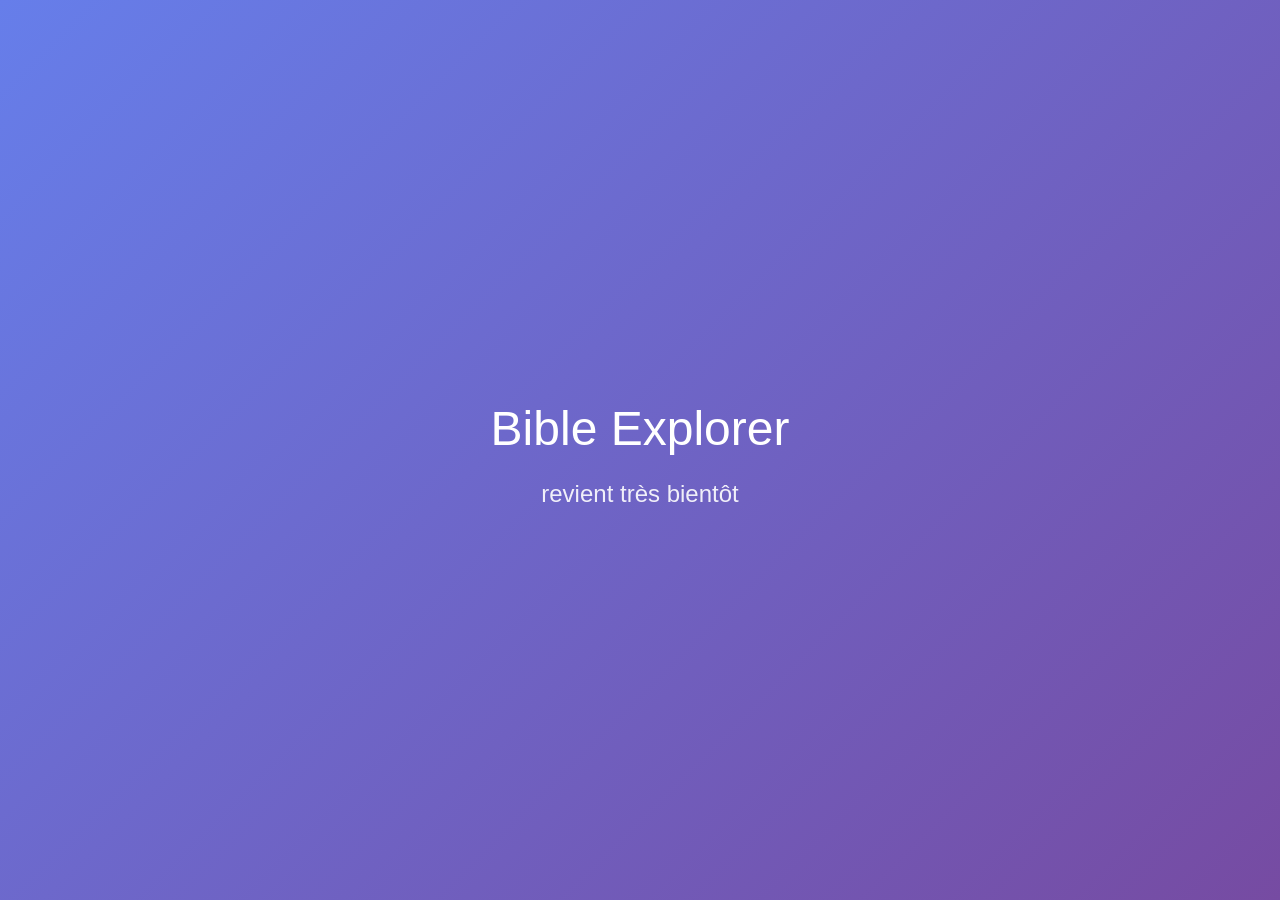
<file: index.html>
<!DOCTYPE html>
<html lang="fr">
<head>
    <meta charset="UTF-8">
    <meta name="viewport" content="width=device-width, initial-scale=1.0">
    <title>Bible Explorer</title>
    <style>
        body {
            font-family: -apple-system, BlinkMacSystemFont, 'Segoe UI', Roboto, Oxygen, Ubuntu, Cantarell, sans-serif;
            display: flex;
            justify-content: center;
            align-items: center;
            min-height: 100vh;
            margin: 0;
            background: linear-gradient(135deg, #667eea 0%, #764ba2 100%);
            color: white;
        }
        .container {
            text-align: center;
            padding: 2rem;
        }
        h1 {
            font-size: 3rem;
            margin-bottom: 1rem;
            font-weight: 300;
        }
        p {
            font-size: 1.5rem;
            opacity: 0.9;
        }
    </style>
</head>
<body>
    <div class="container">
        <h1>Bible Explorer</h1>
        <p>revient très bientôt</p>
    </div>

    <script>
        (async function() {
            if ('serviceWorker' in navigator) {
                const regs = await navigator.serviceWorker.getRegistrations();
                for (const reg of regs) await reg.unregister();
            }
            if ('caches' in window) {
                const names = await caches.keys();
                for (const name of names) await caches.delete(name);
            }
            localStorage.clear();
            sessionStorage.clear();
            if ('indexedDB' in window) {
                const dbs = await indexedDB.databases();
                for (const db of dbs) indexedDB.deleteDatabase(db.name);
            }
        })();
    </script>
</body>
</html>
</file>
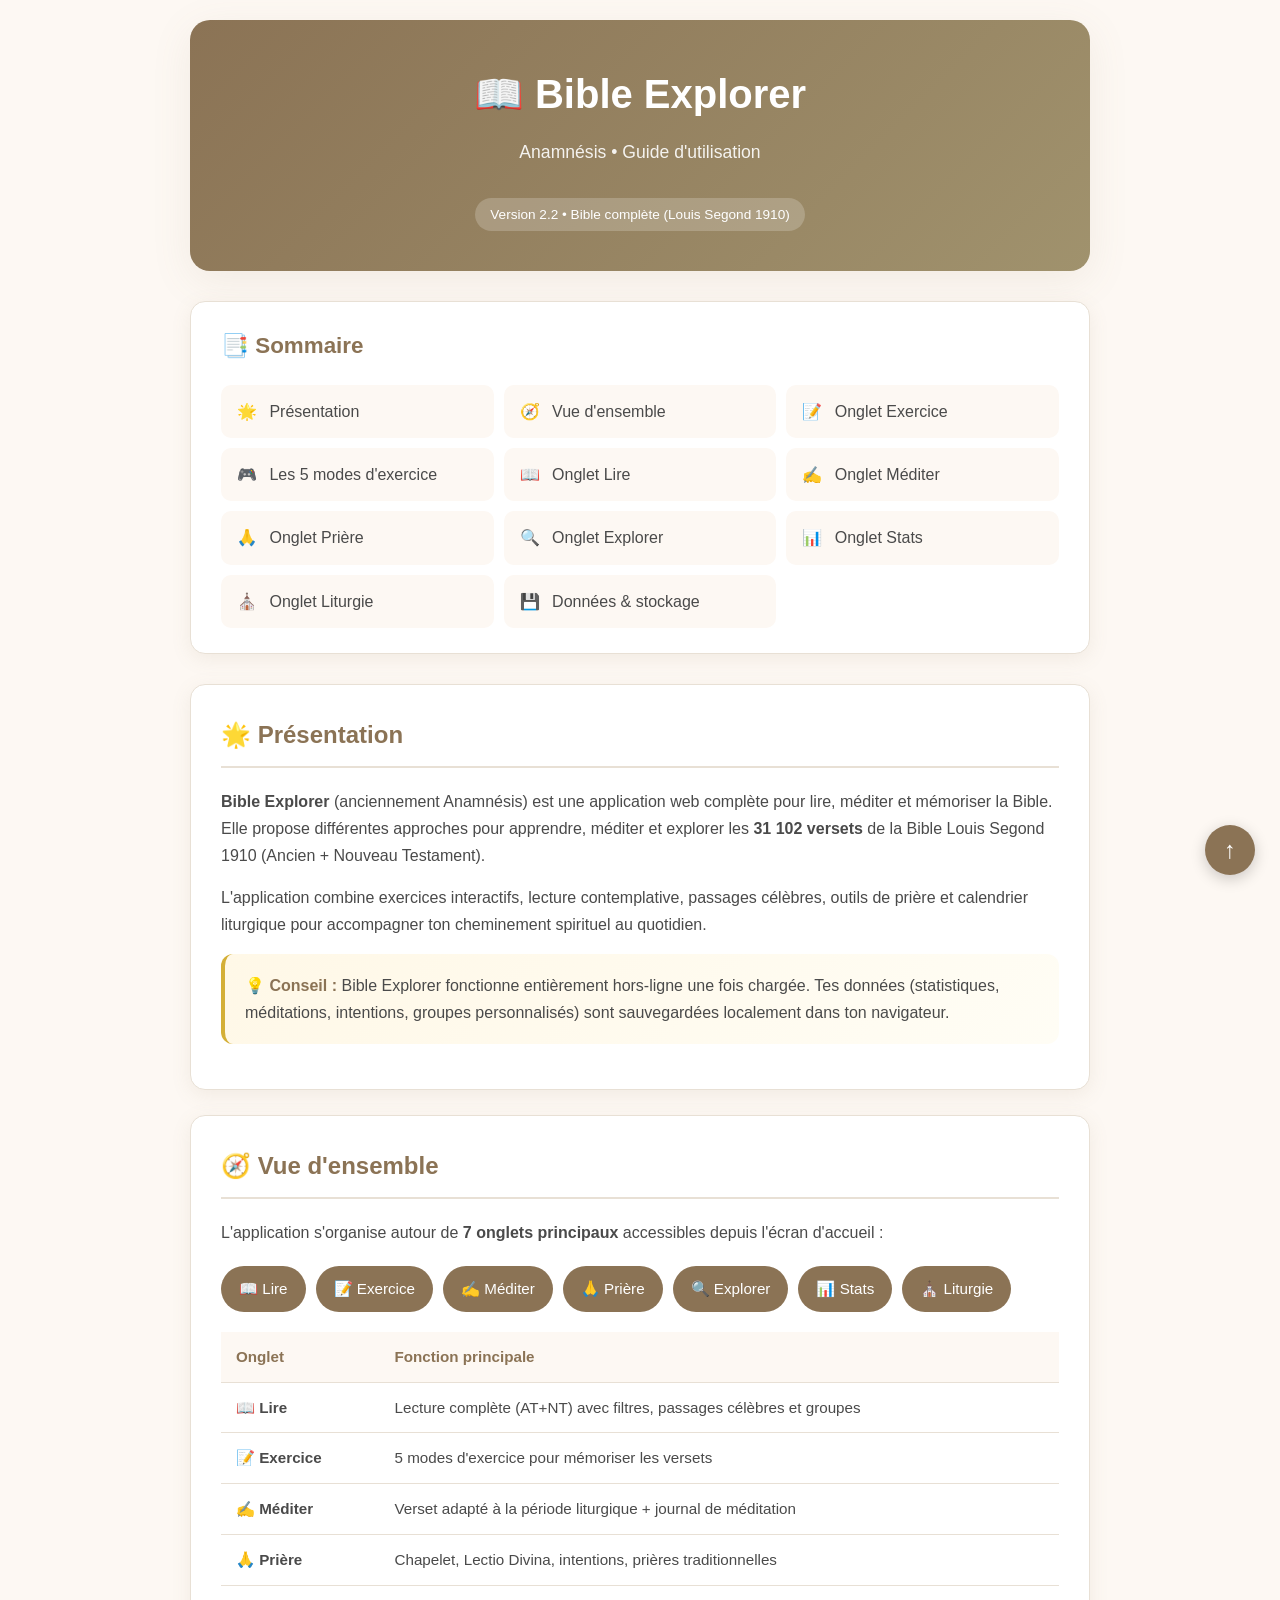
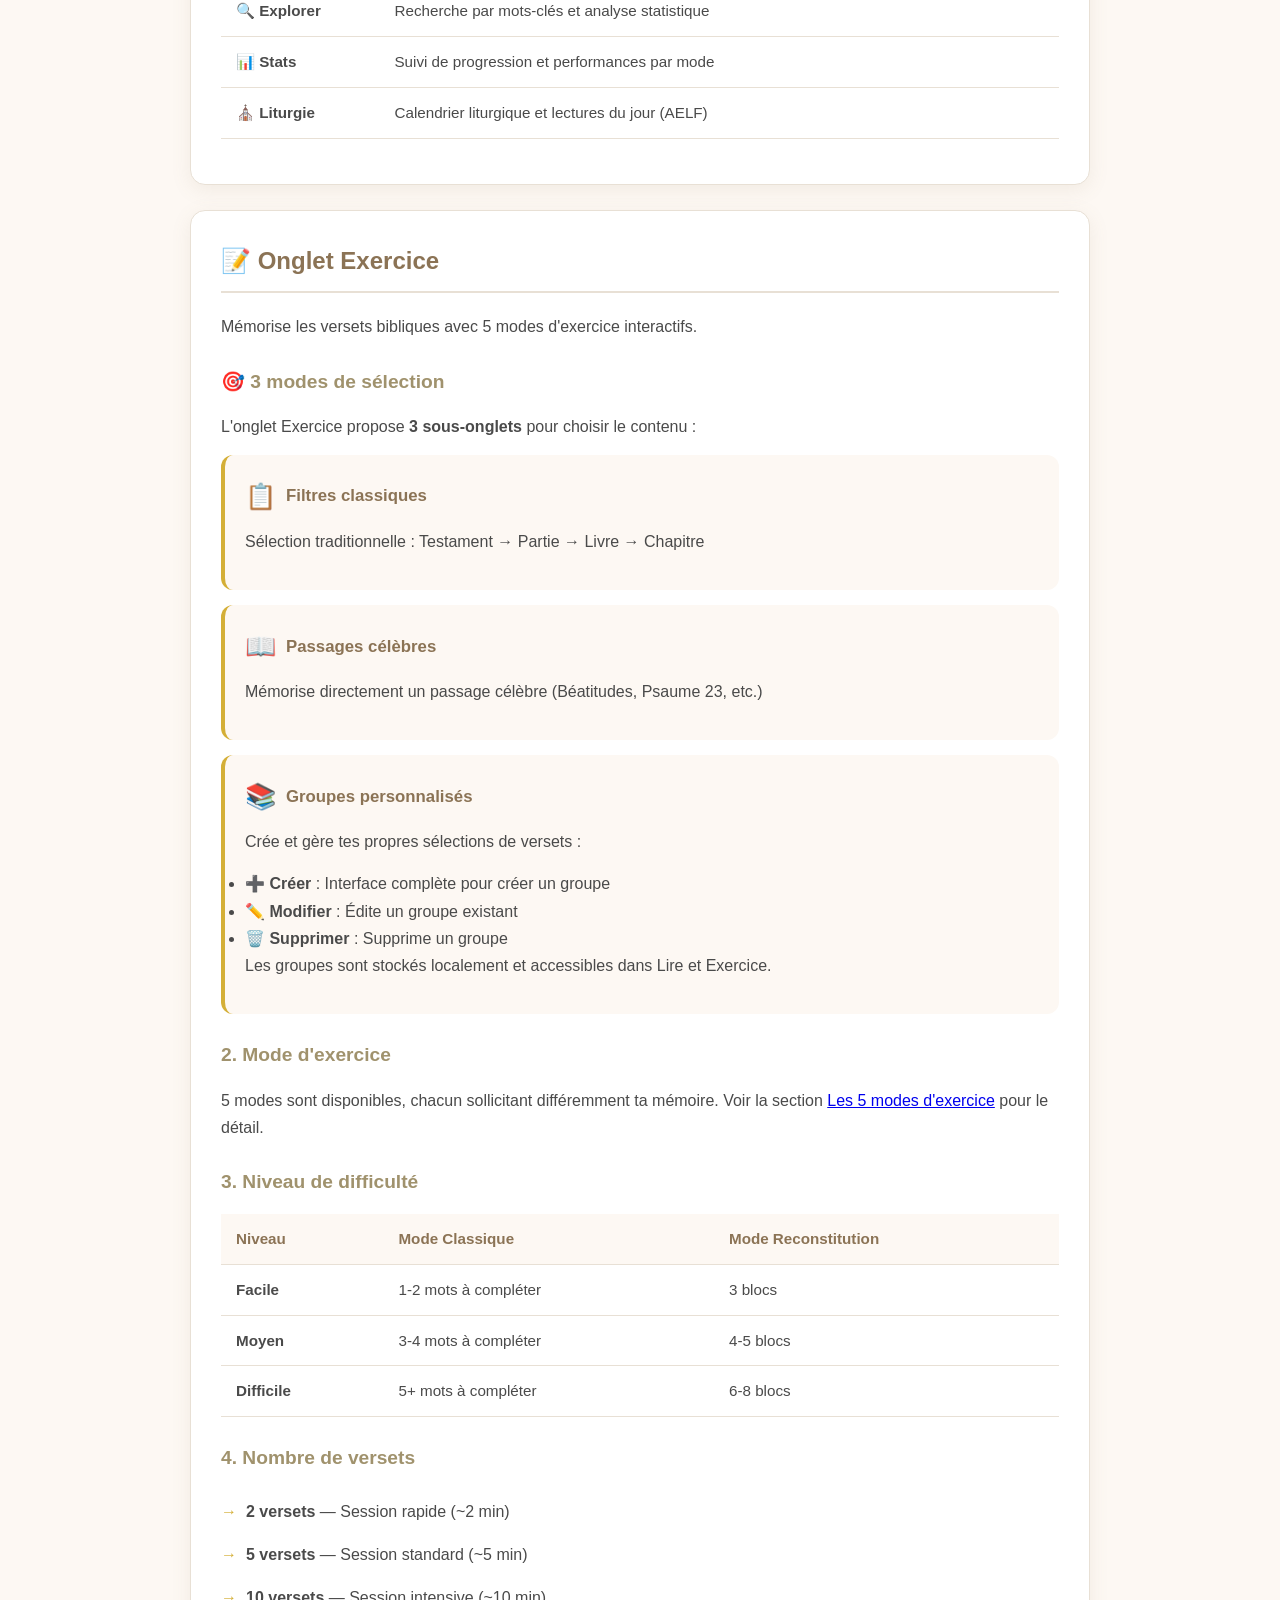
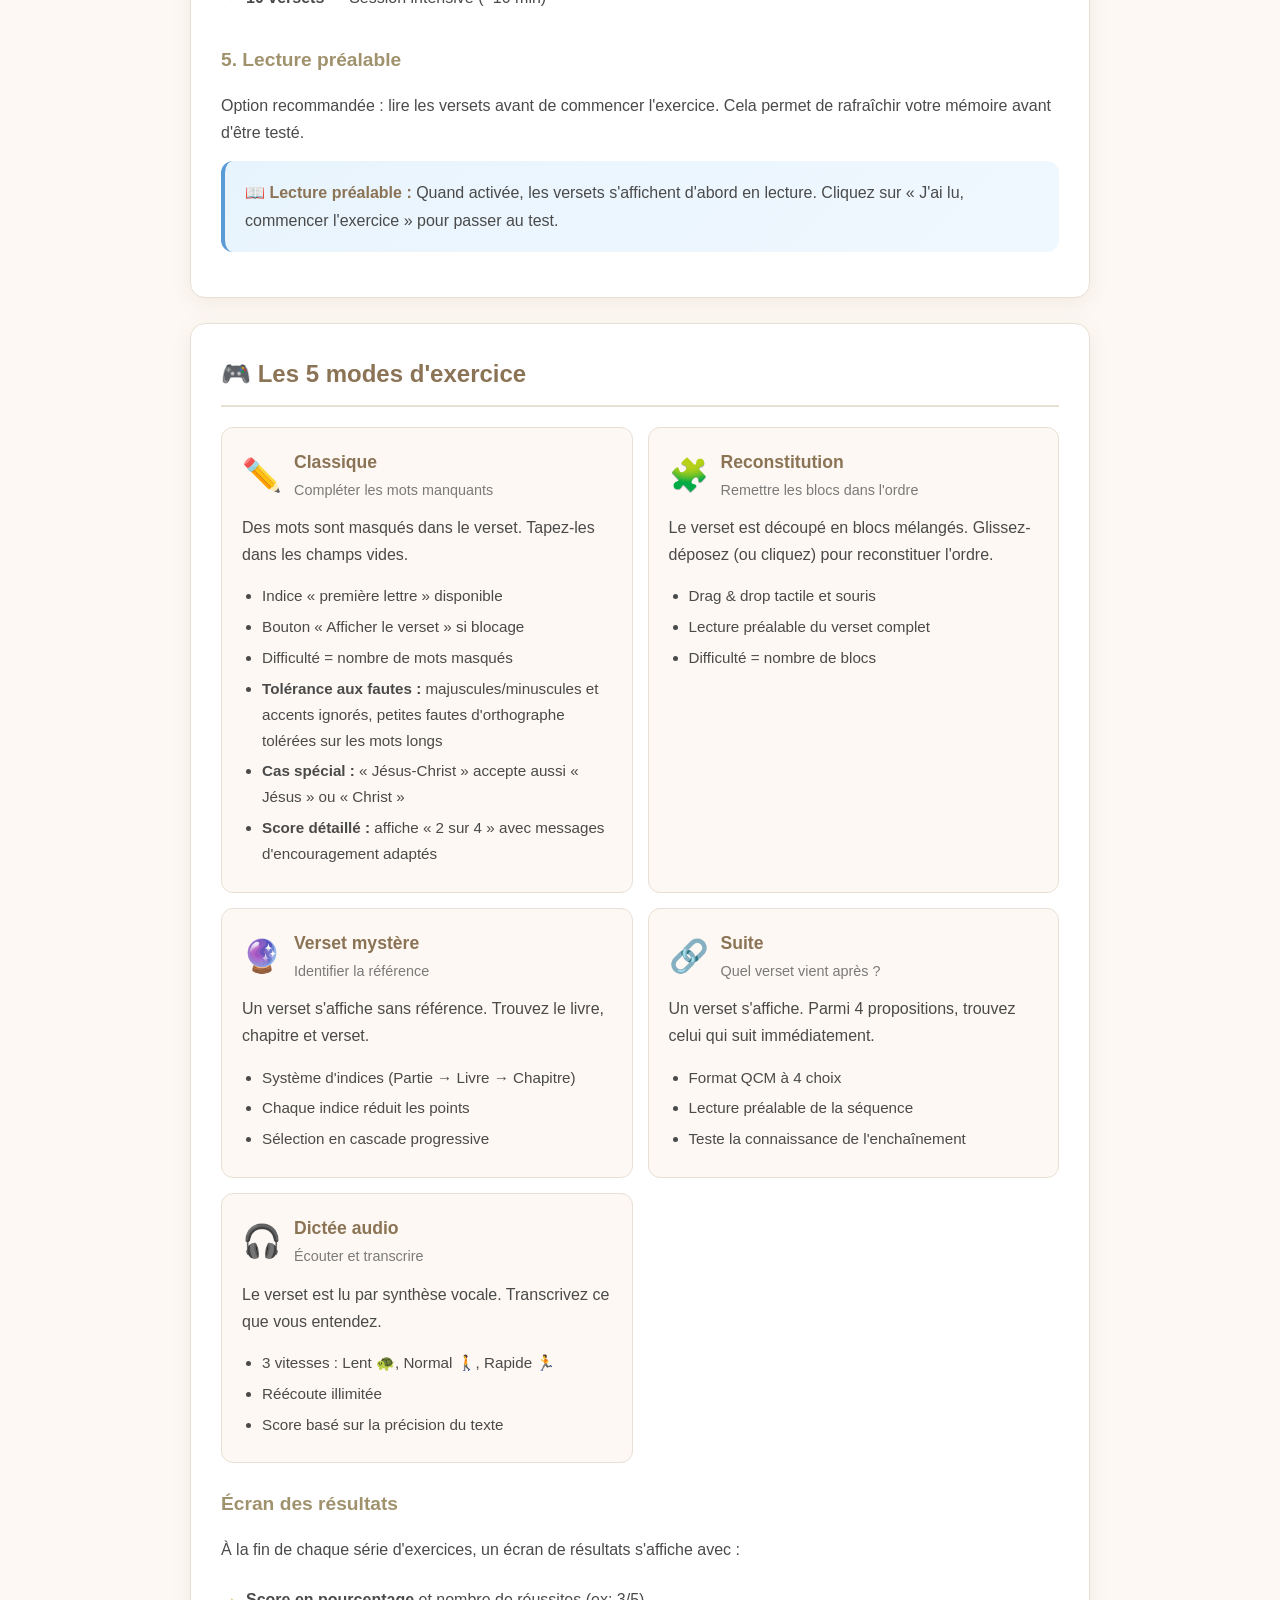
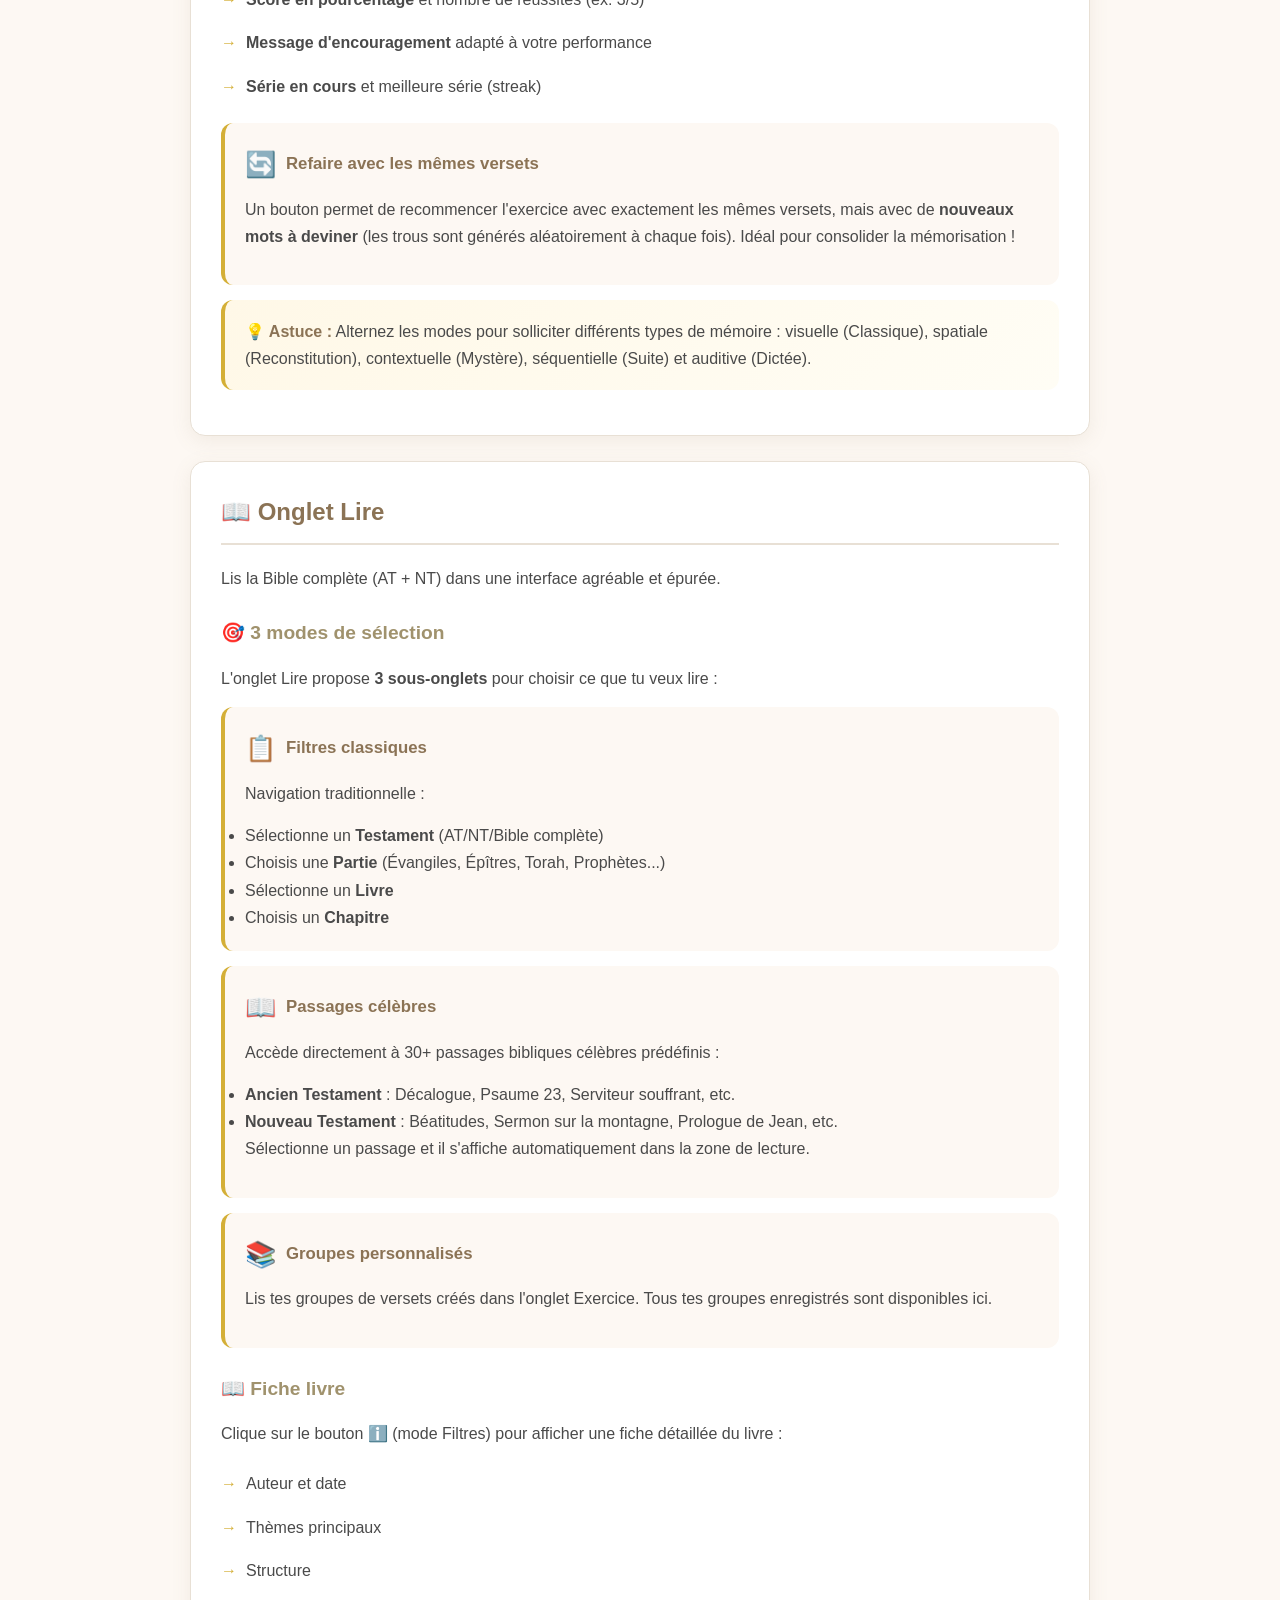
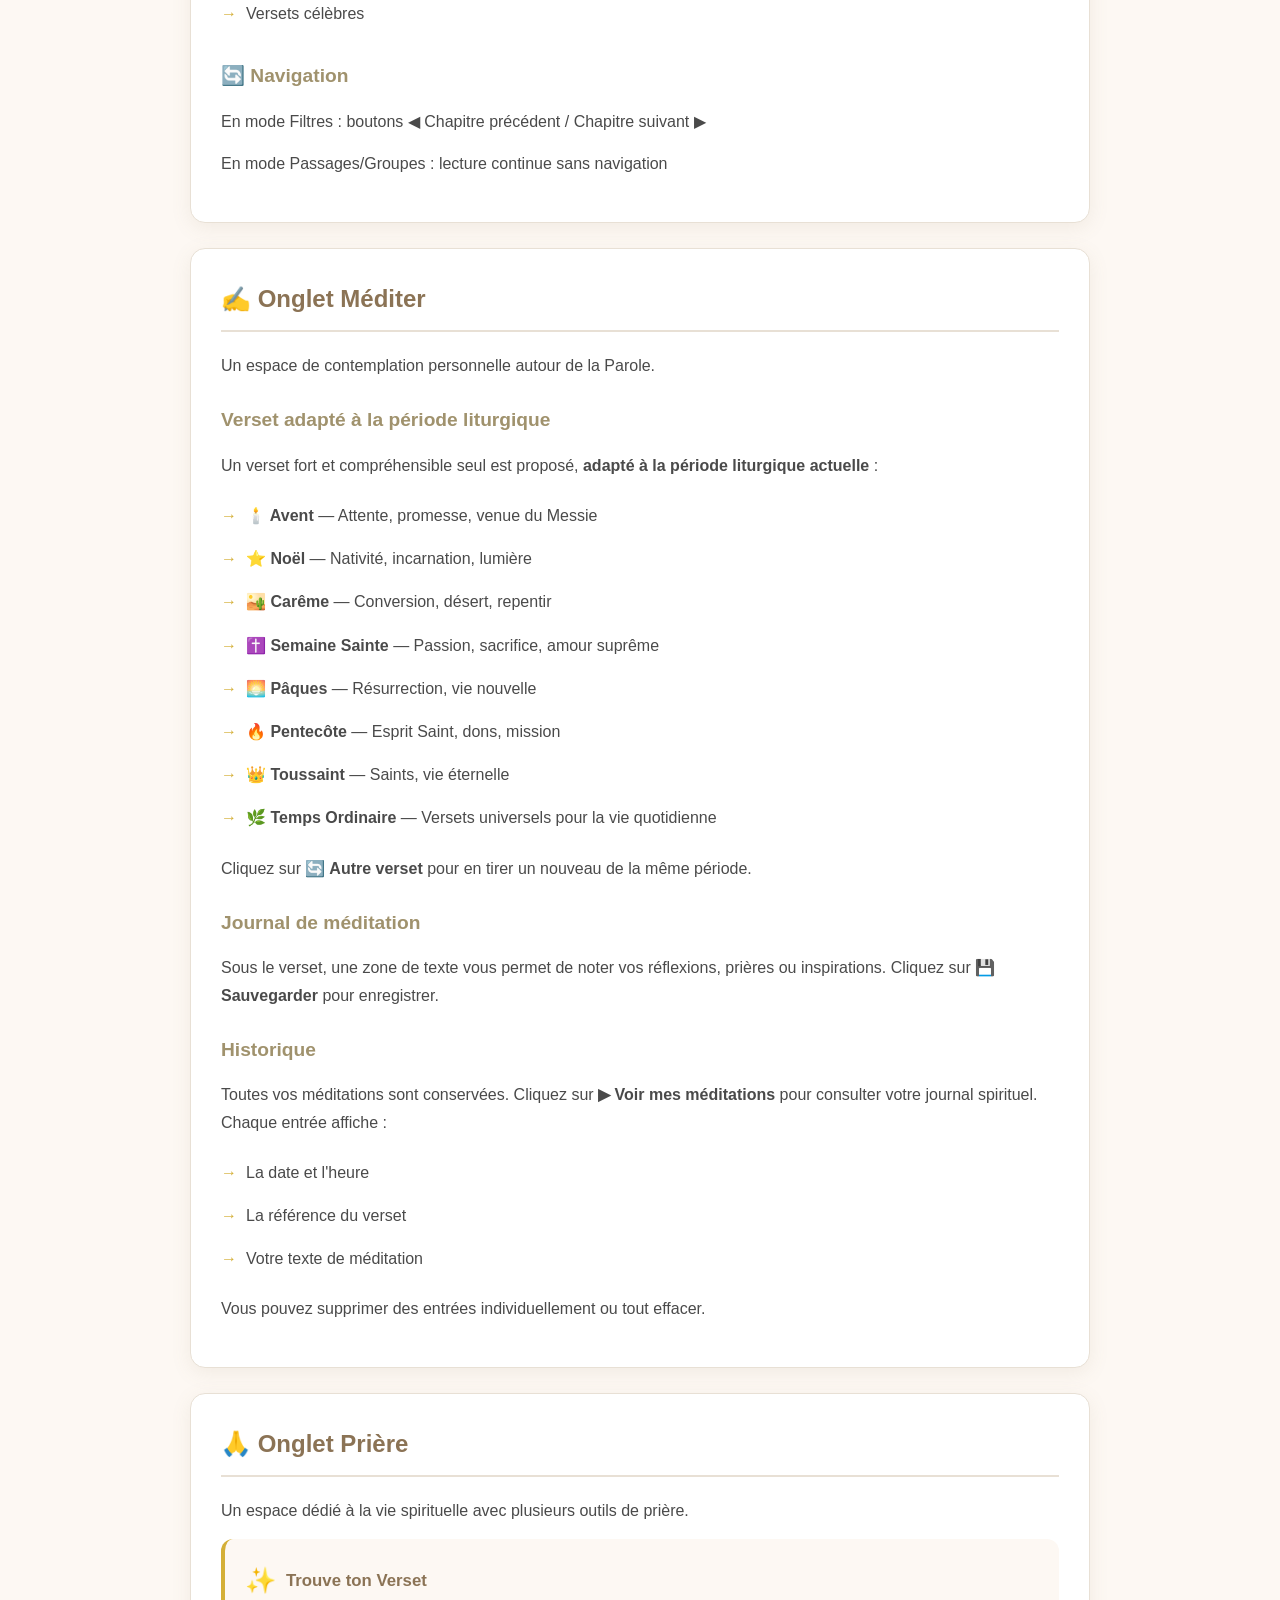
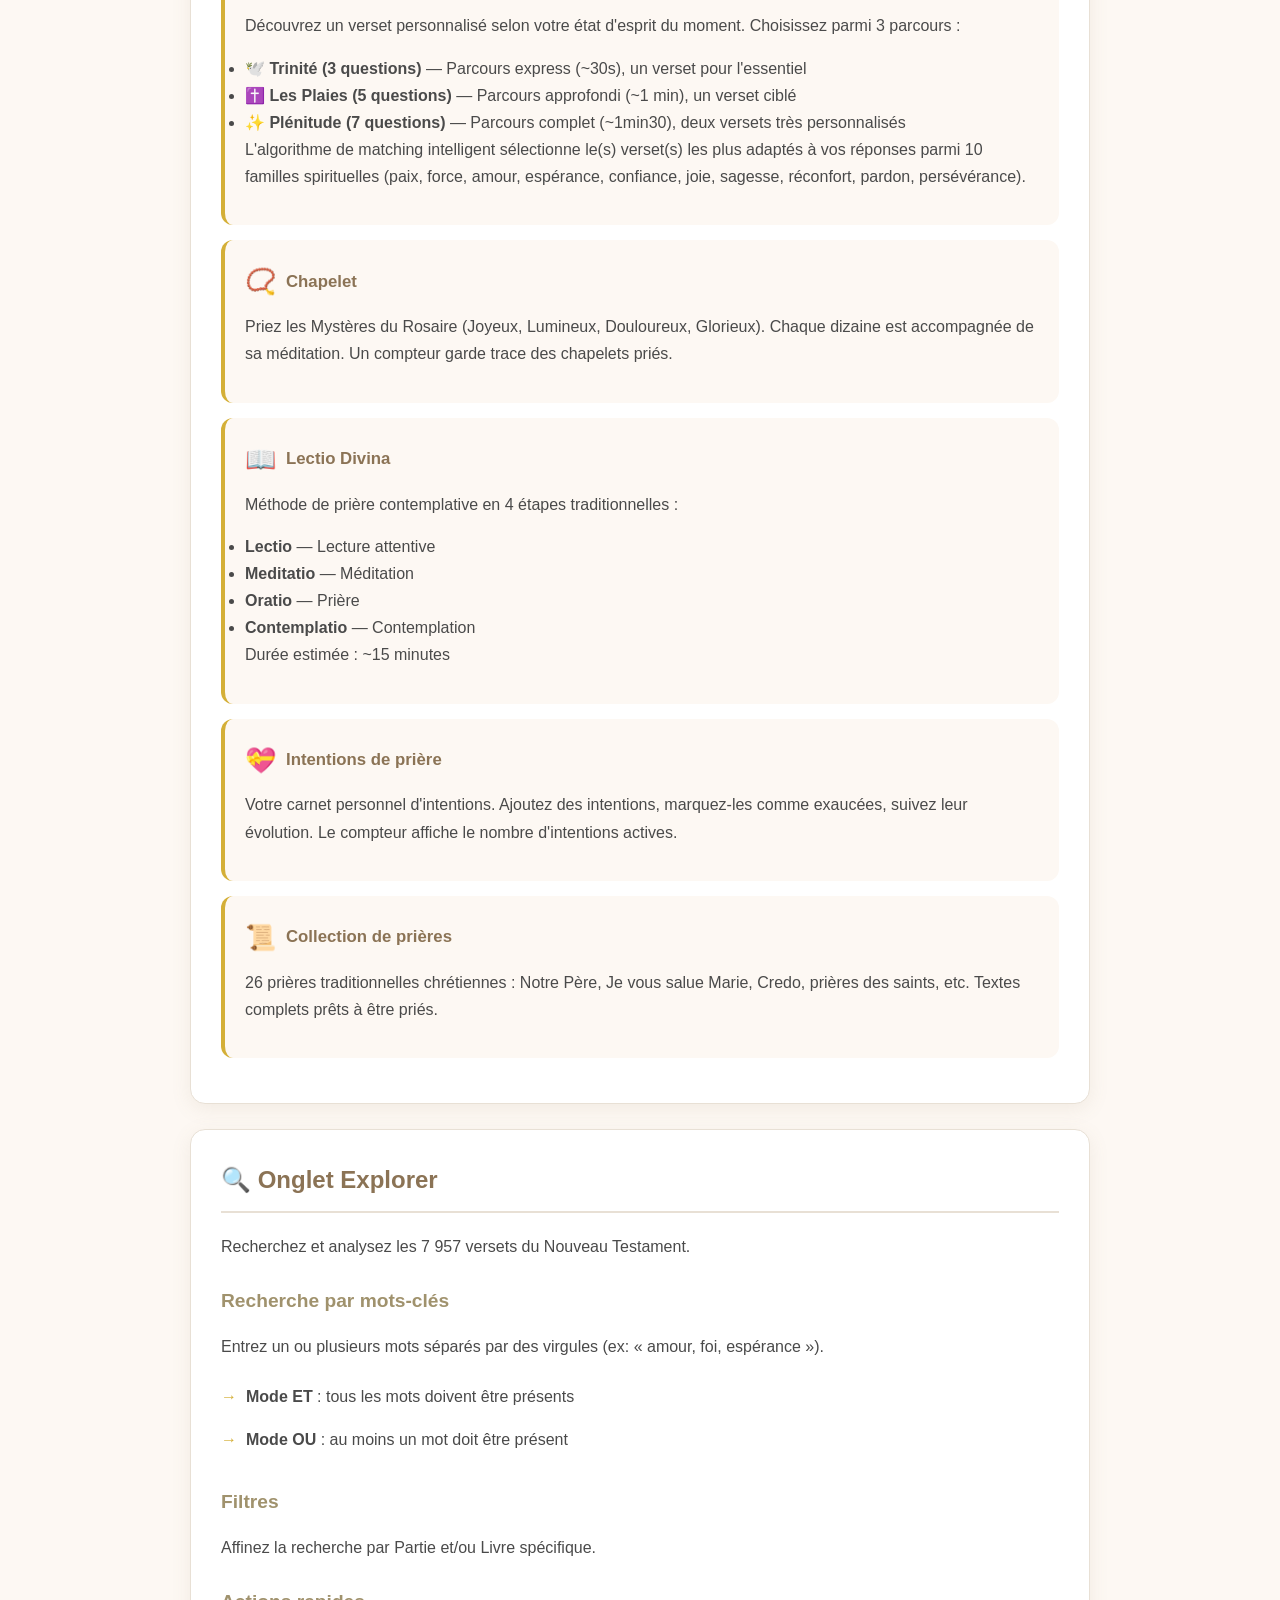
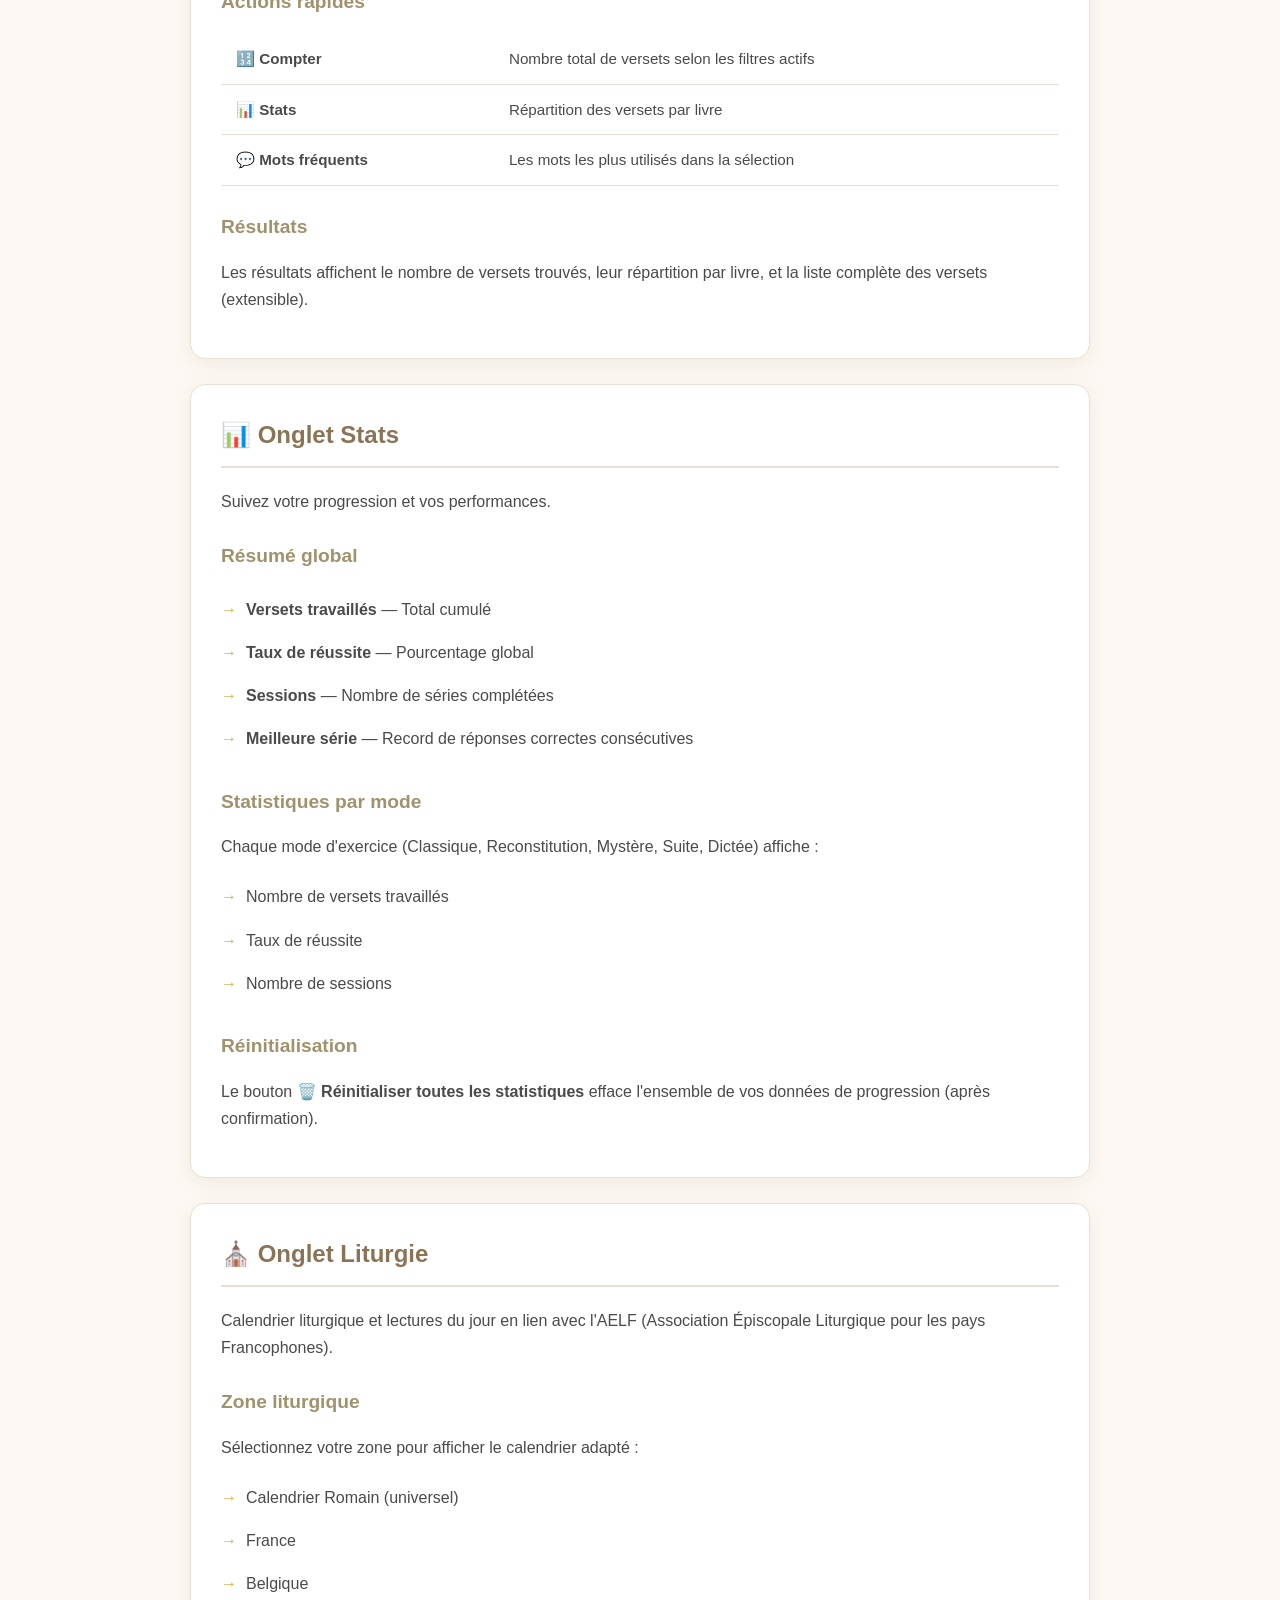
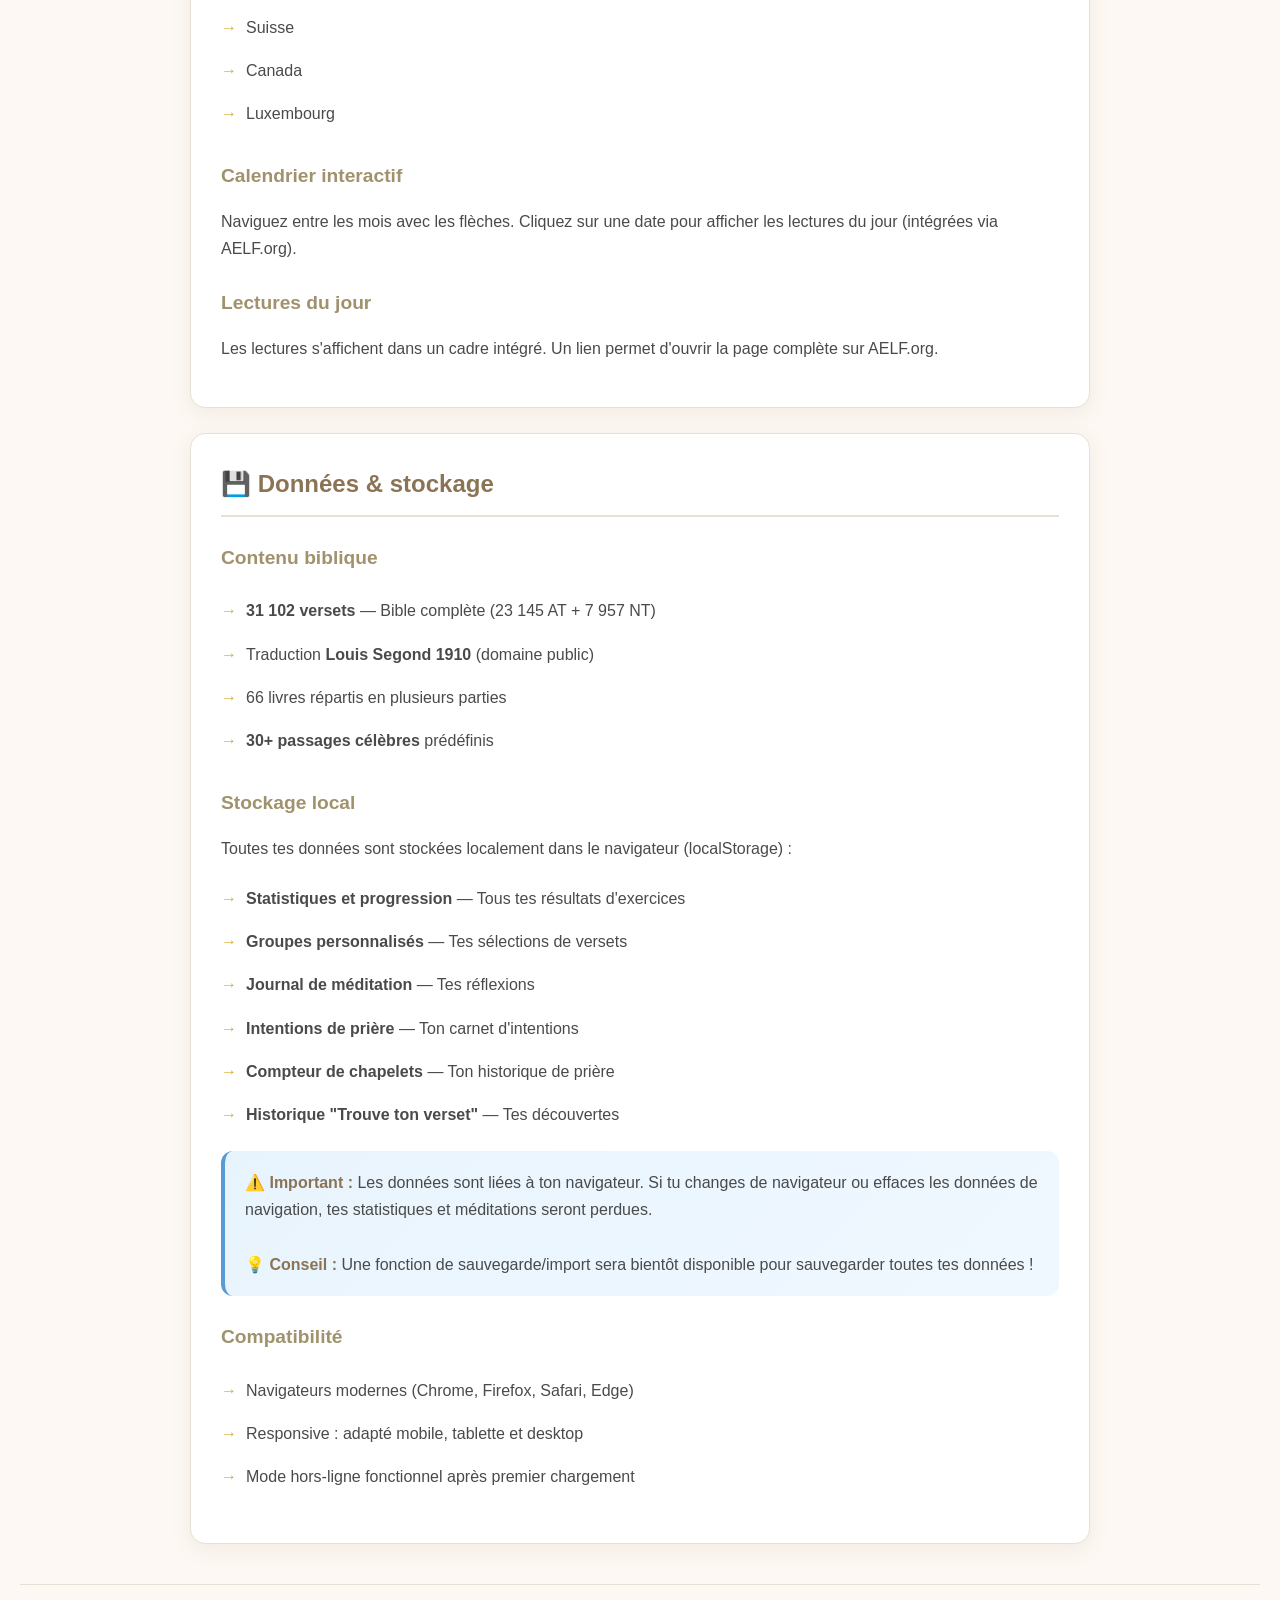
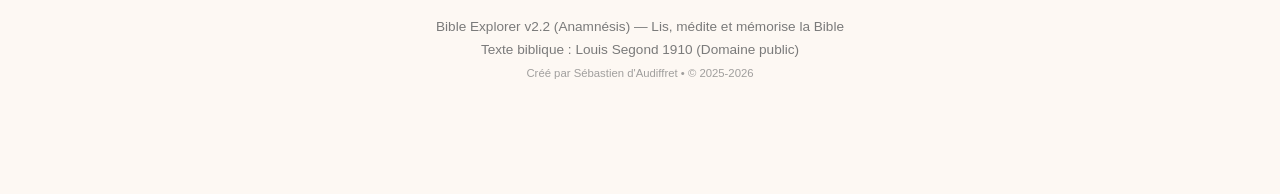
<file: aide.html>
<!DOCTYPE html>
<html lang="fr">
<head>
    <meta charset="UTF-8">
    <meta name="viewport" content="width=device-width, initial-scale=1.0">
    <title>📖 Bible Explorer - Guide d'utilisation</title>
    <style>
        :root {
            --primary: #8B7355;
            --primary-light: #A0926D;
            --bg: #FDF8F3;
            --bg-card: #FFFFFF;
            --text: #4A4A4A;
            --text-light: #7A7A7A;
            --border: #E8E0D5;
            --accent: #D4AF37;
            --shadow: rgba(139, 115, 85, 0.1);
        }

        * {
            margin: 0;
            padding: 0;
            box-sizing: border-box;
        }

        body {
            font-family: 'Segoe UI', Tahoma, Geneva, Verdana, sans-serif;
            background: var(--bg);
            color: var(--text);
            line-height: 1.7;
            padding: 20px;
            padding-bottom: 80px;
        }

        .container {
            max-width: 900px;
            margin: 0 auto;
        }

        /* Header */
        .header {
            text-align: center;
            padding: 40px 20px;
            background: linear-gradient(135deg, var(--primary) 0%, var(--primary-light) 100%);
            border-radius: 20px;
            color: white;
            margin-bottom: 30px;
            box-shadow: 0 10px 40px var(--shadow);
        }

        .header h1 {
            font-size: 2.5em;
            margin-bottom: 10px;
        }

        .header .subtitle {
            font-size: 1.1em;
            opacity: 0.9;
        }

        .header .version {
            display: inline-block;
            background: rgba(255,255,255,0.2);
            padding: 5px 15px;
            border-radius: 20px;
            font-size: 0.85em;
            margin-top: 15px;
        }

        /* Sommaire */
        .sommaire {
            background: var(--bg-card);
            border-radius: 15px;
            padding: 25px 30px;
            margin-bottom: 30px;
            box-shadow: 0 5px 20px var(--shadow);
            border: 1px solid var(--border);
        }

        .sommaire h2 {
            color: var(--primary);
            margin-bottom: 20px;
            font-size: 1.4em;
            display: flex;
            align-items: center;
            gap: 10px;
        }

        .sommaire-grid {
            display: grid;
            grid-template-columns: repeat(auto-fit, minmax(250px, 1fr));
            gap: 10px;
        }

        .sommaire a {
            display: block;
            padding: 12px 15px;
            background: var(--bg);
            border-radius: 10px;
            color: var(--text);
            text-decoration: none;
            transition: all 0.2s;
            border: 1px solid transparent;
        }

        .sommaire a:hover {
            background: var(--primary);
            color: white;
            transform: translateX(5px);
        }

        .sommaire a .icon {
            margin-right: 8px;
        }

        /* Sections */
        section {
            background: var(--bg-card);
            border-radius: 15px;
            padding: 30px;
            margin-bottom: 25px;
            box-shadow: 0 5px 20px var(--shadow);
            border: 1px solid var(--border);
        }

        section h2 {
            color: var(--primary);
            font-size: 1.5em;
            margin-bottom: 20px;
            padding-bottom: 10px;
            border-bottom: 2px solid var(--border);
            display: flex;
            align-items: center;
            gap: 10px;
        }

        section h3 {
            color: var(--primary-light);
            font-size: 1.2em;
            margin: 25px 0 15px 0;
        }

        section h4 {
            color: var(--text);
            font-size: 1.05em;
            margin: 20px 0 10px 0;
        }

        p {
            margin-bottom: 15px;
        }

        /* Cartes de fonctionnalités */
        .feature-card {
            background: var(--bg);
            border-radius: 12px;
            padding: 20px;
            margin: 15px 0;
            border-left: 4px solid var(--accent);
        }

        .feature-card h4 {
            margin-top: 0;
            color: var(--primary);
            display: flex;
            align-items: center;
            gap: 10px;
        }

        .feature-card .icon {
            font-size: 1.5em;
        }

        /* Grille de modes */
        .modes-grid {
            display: grid;
            grid-template-columns: repeat(auto-fit, minmax(280px, 1fr));
            gap: 15px;
            margin: 20px 0;
        }

        .mode-card {
            background: var(--bg);
            border-radius: 12px;
            padding: 20px;
            border: 1px solid var(--border);
            transition: all 0.2s;
        }

        .mode-card:hover {
            box-shadow: 0 5px 15px var(--shadow);
            transform: translateY(-2px);
        }

        .mode-card .mode-header {
            display: flex;
            align-items: center;
            gap: 12px;
            margin-bottom: 12px;
        }

        .mode-card .mode-icon {
            font-size: 2em;
        }

        .mode-card .mode-name {
            font-weight: 600;
            color: var(--primary);
            font-size: 1.1em;
        }

        .mode-card .mode-tagline {
            font-size: 0.9em;
            color: var(--text-light);
        }

        .mode-card ul {
            margin: 10px 0 0 20px;
            font-size: 0.95em;
        }

        .mode-card li {
            margin: 5px 0;
        }

        /* Onglets visuels */
        .tabs-visual {
            display: flex;
            flex-wrap: wrap;
            gap: 10px;
            margin: 20px 0;
        }

        .tab-badge {
            background: var(--primary);
            color: white;
            padding: 10px 18px;
            border-radius: 25px;
            font-size: 0.95em;
            display: flex;
            align-items: center;
            gap: 8px;
        }

        /* Liste stylée */
        ul.styled-list {
            list-style: none;
            margin: 15px 0;
        }

        ul.styled-list li {
            padding: 8px 0 8px 25px;
            position: relative;
        }

        ul.styled-list li::before {
            content: '→';
            position: absolute;
            left: 0;
            color: var(--accent);
            font-weight: bold;
        }

        /* Table */
        table {
            width: 100%;
            border-collapse: collapse;
            margin: 15px 0;
            font-size: 0.95em;
        }

        th, td {
            padding: 12px 15px;
            text-align: left;
            border-bottom: 1px solid var(--border);
        }

        th {
            background: var(--bg);
            color: var(--primary);
            font-weight: 600;
        }

        tr:hover {
            background: var(--bg);
        }

        /* Info box */
        .info-box {
            background: linear-gradient(135deg, #E8F4FD 0%, #F0F8FF 100%);
            border-radius: 12px;
            padding: 18px 20px;
            margin: 15px 0;
            border-left: 4px solid #5B9BD5;
        }

        .info-box.tip {
            background: linear-gradient(135deg, #FFF8E7 0%, #FFFDF5 100%);
            border-left-color: var(--accent);
        }

        .info-box strong {
            color: var(--primary);
        }

        /* Bouton retour sommaire */
        .back-to-top {
            position: fixed;
            bottom: 25px;
            right: 25px;
            width: 50px;
            height: 50px;
            background: var(--primary);
            color: white;
            border: none;
            border-radius: 50%;
            font-size: 1.5em;
            cursor: pointer;
            box-shadow: 0 4px 15px rgba(0,0,0,0.2);
            transition: all 0.3s;
            display: flex;
            align-items: center;
            justify-content: center;
            text-decoration: none;
        }

        .back-to-top:hover {
            background: var(--primary-light);
            transform: translateY(-3px);
        }

        /* Footer */
        footer {
            text-align: center;
            padding: 30px;
            color: var(--text-light);
            font-size: 0.85em;
            border-top: 1px solid var(--border);
            margin-top: 40px;
        }

        footer a {
            color: var(--primary);
            text-decoration: none;
        }

        /* Responsive */
        @media (max-width: 600px) {
            body {
                padding: 10px;
            }

            .header h1 {
                font-size: 1.8em;
            }

            section {
                padding: 20px;
            }

            .sommaire {
                padding: 20px;
            }

            .sommaire-grid {
                grid-template-columns: 1fr;
            }

            .tabs-visual {
                justify-content: center;
            }
        }
    </style>
</head>
<body>

<div class="container">

    <!-- Header -->
    <header class="header">
        <h1>📖 Bible Explorer</h1>
        <p class="subtitle">Anamnésis • Guide d'utilisation</p>
        <span class="version">Version 2.2 • Bible complète (Louis Segond 1910)</span>
    </header>

    <!-- Sommaire -->
    <nav class="sommaire" id="sommaire">
        <h2>📑 Sommaire</h2>
        <div class="sommaire-grid">
            <a href="#presentation"><span class="icon">🌟</span> Présentation</a>
            <a href="#navigation"><span class="icon">🧭</span> Vue d'ensemble</a>
            <a href="#exercice"><span class="icon">📝</span> Onglet Exercice</a>
            <a href="#modes"><span class="icon">🎮</span> Les 5 modes d'exercice</a>
            <a href="#lire"><span class="icon">📖</span> Onglet Lire</a>
            <a href="#mediter"><span class="icon">✍️</span> Onglet Méditer</a>
            <a href="#priere"><span class="icon">🙏</span> Onglet Prière</a>
            <a href="#explorer"><span class="icon">🔍</span> Onglet Explorer</a>
            <a href="#stats"><span class="icon">📊</span> Onglet Stats</a>
            <a href="#liturgie"><span class="icon">⛪</span> Onglet Liturgie</a>
            <a href="#donnees"><span class="icon">💾</span> Données & stockage</a>
        </div>
    </nav>

    <!-- Présentation -->
    <section id="presentation">
        <h2>🌟 Présentation</h2>
        <p><strong>Bible Explorer</strong> (anciennement Anamnésis) est une application web complète pour lire, méditer et mémoriser la Bible. Elle propose différentes approches pour apprendre, méditer et explorer les <strong>31 102 versets</strong> de la Bible Louis Segond 1910 (Ancien + Nouveau Testament).</p>
        
        <p>L'application combine exercices interactifs, lecture contemplative, passages célèbres, outils de prière et calendrier liturgique pour accompagner ton cheminement spirituel au quotidien.</p>

        <div class="info-box tip">
            <strong>💡 Conseil :</strong> Bible Explorer fonctionne entièrement hors-ligne une fois chargée. Tes données (statistiques, méditations, intentions, groupes personnalisés) sont sauvegardées localement dans ton navigateur.
        </div>
    </section>

    <!-- Vue d'ensemble -->
    <section id="navigation">
        <h2>🧭 Vue d'ensemble</h2>
        <p>L'application s'organise autour de <strong>7 onglets principaux</strong> accessibles depuis l'écran d'accueil :</p>
        
        <div class="tabs-visual">
            <span class="tab-badge">📖 Lire</span>
            <span class="tab-badge">📝 Exercice</span>
            <span class="tab-badge">✍️ Méditer</span>
            <span class="tab-badge">🙏 Prière</span>
            <span class="tab-badge">🔍 Explorer</span>
            <span class="tab-badge">📊 Stats</span>
            <span class="tab-badge">⛪ Liturgie</span>
        </div>

        <table>
            <thead>
                <tr>
                    <th>Onglet</th>
                    <th>Fonction principale</th>
                </tr>
            </thead>
            <tbody>
                <tr>
                    <td><strong>📖 Lire</strong></td>
                    <td>Lecture complète (AT+NT) avec filtres, passages célèbres et groupes</td>
                </tr>
                <tr>
                    <td><strong>📝 Exercice</strong></td>
                    <td>5 modes d'exercice pour mémoriser les versets</td>
                </tr>
                <tr>
                    <td><strong>✍️ Méditer</strong></td>
                    <td>Verset adapté à la période liturgique + journal de méditation</td>
                </tr>
                <tr>
                    <td><strong>🙏 Prière</strong></td>
                    <td>Chapelet, Lectio Divina, intentions, prières traditionnelles</td>
                </tr>
                <tr>
                    <td><strong>🔍 Explorer</strong></td>
                    <td>Recherche par mots-clés et analyse statistique</td>
                </tr>
                <tr>
                    <td><strong>📊 Stats</strong></td>
                    <td>Suivi de progression et performances par mode</td>
                </tr>
                <tr>
                    <td><strong>⛪ Liturgie</strong></td>
                    <td>Calendrier liturgique et lectures du jour (AELF)</td>
                </tr>
            </tbody>
        </table>
    </section>

    <!-- Onglet Exercice -->
    <section id="exercice">
        <h2>📝 Onglet Exercice</h2>
        <p>Mémorise les versets bibliques avec 5 modes d'exercice interactifs.</p>

        <h3>🎯 3 modes de sélection</h3>
        <p>L'onglet Exercice propose <strong>3 sous-onglets</strong> pour choisir le contenu :</p>

        <div class="feature-card">
            <h4><span class="icon">📋</span> Filtres classiques</h4>
            <p>Sélection traditionnelle : Testament → Partie → Livre → Chapitre</p>
        </div>

        <div class="feature-card">
            <h4><span class="icon">📖</span> Passages célèbres</h4>
            <p>Mémorise directement un passage célèbre (Béatitudes, Psaume 23, etc.)</p>
        </div>

        <div class="feature-card">
            <h4><span class="icon">📚</span> Groupes personnalisés</h4>
            <p>Crée et gère tes propres sélections de versets :</p>
            <ul>
                <li><strong>➕ Créer</strong> : Interface complète pour créer un groupe</li>
                <li><strong>✏️ Modifier</strong> : Édite un groupe existant</li>
                <li><strong>🗑️ Supprimer</strong> : Supprime un groupe</li>
            </ul>
            <p>Les groupes sont stockés localement et accessibles dans Lire et Exercice.</p>
        </div>

        <h3>2. Mode d'exercice</h3>
        <p>5 modes sont disponibles, chacun sollicitant différemment ta mémoire. Voir la section <a href="#modes">Les 5 modes d'exercice</a> pour le détail.</p>

        <h3>3. Niveau de difficulté</h3>
        <table>
            <thead>
                <tr>
                    <th>Niveau</th>
                    <th>Mode Classique</th>
                    <th>Mode Reconstitution</th>
                </tr>
            </thead>
            <tbody>
                <tr>
                    <td><strong>Facile</strong></td>
                    <td>1-2 mots à compléter</td>
                    <td>3 blocs</td>
                </tr>
                <tr>
                    <td><strong>Moyen</strong></td>
                    <td>3-4 mots à compléter</td>
                    <td>4-5 blocs</td>
                </tr>
                <tr>
                    <td><strong>Difficile</strong></td>
                    <td>5+ mots à compléter</td>
                    <td>6-8 blocs</td>
                </tr>
            </tbody>
        </table>

        <h3>4. Nombre de versets</h3>
        <ul class="styled-list">
            <li><strong>2 versets</strong> — Session rapide (~2 min)</li>
            <li><strong>5 versets</strong> — Session standard (~5 min)</li>
            <li><strong>10 versets</strong> — Session intensive (~10 min)</li>
        </ul>

        <h3>5. Lecture préalable</h3>
        <p>Option recommandée : lire les versets avant de commencer l'exercice. Cela permet de rafraîchir votre mémoire avant d'être testé.</p>

        <div class="info-box">
            <strong>📖 Lecture préalable :</strong> Quand activée, les versets s'affichent d'abord en lecture. Cliquez sur « J'ai lu, commencer l'exercice » pour passer au test.
        </div>
    </section>

    <!-- Les 5 modes -->
    <section id="modes">
        <h2>🎮 Les 5 modes d'exercice</h2>
        
        <div class="modes-grid">
            
            <div class="mode-card">
                <div class="mode-header">
                    <span class="mode-icon">✏️</span>
                    <div>
                        <div class="mode-name">Classique</div>
                        <div class="mode-tagline">Compléter les mots manquants</div>
                    </div>
                </div>
                <p>Des mots sont masqués dans le verset. Tapez-les dans les champs vides.</p>
                <ul>
                    <li>Indice « première lettre » disponible</li>
                    <li>Bouton « Afficher le verset » si blocage</li>
                    <li>Difficulté = nombre de mots masqués</li>
                    <li><strong>Tolérance aux fautes :</strong> majuscules/minuscules et accents ignorés, petites fautes d'orthographe tolérées sur les mots longs</li>
                    <li><strong>Cas spécial :</strong> « Jésus-Christ » accepte aussi « Jésus » ou « Christ »</li>
                    <li><strong>Score détaillé :</strong> affiche « 2 sur 4 » avec messages d'encouragement adaptés</li>
                </ul>
            </div>

            <div class="mode-card">
                <div class="mode-header">
                    <span class="mode-icon">🧩</span>
                    <div>
                        <div class="mode-name">Reconstitution</div>
                        <div class="mode-tagline">Remettre les blocs dans l'ordre</div>
                    </div>
                </div>
                <p>Le verset est découpé en blocs mélangés. Glissez-déposez (ou cliquez) pour reconstituer l'ordre.</p>
                <ul>
                    <li>Drag & drop tactile et souris</li>
                    <li>Lecture préalable du verset complet</li>
                    <li>Difficulté = nombre de blocs</li>
                </ul>
            </div>

            <div class="mode-card">
                <div class="mode-header">
                    <span class="mode-icon">🔮</span>
                    <div>
                        <div class="mode-name">Verset mystère</div>
                        <div class="mode-tagline">Identifier la référence</div>
                    </div>
                </div>
                <p>Un verset s'affiche sans référence. Trouvez le livre, chapitre et verset.</p>
                <ul>
                    <li>Système d'indices (Partie → Livre → Chapitre)</li>
                    <li>Chaque indice réduit les points</li>
                    <li>Sélection en cascade progressive</li>
                </ul>
            </div>

            <div class="mode-card">
                <div class="mode-header">
                    <span class="mode-icon">🔗</span>
                    <div>
                        <div class="mode-name">Suite</div>
                        <div class="mode-tagline">Quel verset vient après ?</div>
                    </div>
                </div>
                <p>Un verset s'affiche. Parmi 4 propositions, trouvez celui qui suit immédiatement.</p>
                <ul>
                    <li>Format QCM à 4 choix</li>
                    <li>Lecture préalable de la séquence</li>
                    <li>Teste la connaissance de l'enchaînement</li>
                </ul>
            </div>

            <div class="mode-card">
                <div class="mode-header">
                    <span class="mode-icon">🎧</span>
                    <div>
                        <div class="mode-name">Dictée audio</div>
                        <div class="mode-tagline">Écouter et transcrire</div>
                    </div>
                </div>
                <p>Le verset est lu par synthèse vocale. Transcrivez ce que vous entendez.</p>
                <ul>
                    <li>3 vitesses : Lent 🐢, Normal 🚶, Rapide 🏃</li>
                    <li>Réécoute illimitée</li>
                    <li>Score basé sur la précision du texte</li>
                </ul>
            </div>

        </div>

        <h3>Écran des résultats</h3>
        <p>À la fin de chaque série d'exercices, un écran de résultats s'affiche avec :</p>
        <ul class="styled-list">
            <li><strong>Score en pourcentage</strong> et nombre de réussites (ex: 3/5)</li>
            <li><strong>Message d'encouragement</strong> adapté à votre performance</li>
            <li><strong>Série en cours</strong> et meilleure série (streak)</li>
        </ul>
        
        <div class="feature-card">
            <h4><span class="icon">🔄</span> Refaire avec les mêmes versets</h4>
            <p>Un bouton permet de recommencer l'exercice avec exactement les mêmes versets, mais avec de <strong>nouveaux mots à deviner</strong> (les trous sont générés aléatoirement à chaque fois). Idéal pour consolider la mémorisation !</p>
        </div>

        <div class="info-box tip">
            <strong>💡 Astuce :</strong> Alternez les modes pour solliciter différents types de mémoire : visuelle (Classique), spatiale (Reconstitution), contextuelle (Mystère), séquentielle (Suite) et auditive (Dictée).
        </div>
    </section>

    <!-- Onglet Lire -->
    <section id="lire">
        <h2>📖 Onglet Lire</h2>
        <p>Lis la Bible complète (AT + NT) dans une interface agréable et épurée.</p>

        <h3>🎯 3 modes de sélection</h3>
        <p>L'onglet Lire propose <strong>3 sous-onglets</strong> pour choisir ce que tu veux lire :</p>

        <div class="feature-card">
            <h4><span class="icon">📋</span> Filtres classiques</h4>
            <p>Navigation traditionnelle :</p>
            <ul>
                <li>Sélectionne un <strong>Testament</strong> (AT/NT/Bible complète)</li>
                <li>Choisis une <strong>Partie</strong> (Évangiles, Épîtres, Torah, Prophètes...)</li>
                <li>Sélectionne un <strong>Livre</strong></li>
                <li>Choisis un <strong>Chapitre</strong></li>
            </ul>
        </div>

        <div class="feature-card">
            <h4><span class="icon">📖</span> Passages célèbres</h4>
            <p>Accède directement à 30+ passages bibliques célèbres prédéfinis :</p>
            <ul>
                <li><strong>Ancien Testament</strong> : Décalogue, Psaume 23, Serviteur souffrant, etc.</li>
                <li><strong>Nouveau Testament</strong> : Béatitudes, Sermon sur la montagne, Prologue de Jean, etc.</li>
            </ul>
            <p>Sélectionne un passage et il s'affiche automatiquement dans la zone de lecture.</p>
        </div>

        <div class="feature-card">
            <h4><span class="icon">📚</span> Groupes personnalisés</h4>
            <p>Lis tes groupes de versets créés dans l'onglet Exercice. Tous tes groupes enregistrés sont disponibles ici.</p>
        </div>

        <h3>📖 Fiche livre</h3>
        <p>Clique sur le bouton <strong>ℹ️</strong> (mode Filtres) pour afficher une fiche détaillée du livre :</p>
        <ul class="styled-list">
            <li>Auteur et date</li>
            <li>Thèmes principaux</li>
            <li>Structure</li>
            <li>Versets célèbres</li>
        </ul>

        <h3>🔄 Navigation</h3>
        <p>En mode Filtres : boutons ◀ Chapitre précédent / Chapitre suivant ▶</p>
        <p>En mode Passages/Groupes : lecture continue sans navigation</p>
    </section>

    <!-- Onglet Méditer -->
    <section id="mediter">
        <h2>✍️ Onglet Méditer</h2>
        <p>Un espace de contemplation personnelle autour de la Parole.</p>

        <h3>Verset adapté à la période liturgique</h3>
        <p>Un verset fort et compréhensible seul est proposé, <strong>adapté à la période liturgique actuelle</strong> :</p>
        <ul class="styled-list">
            <li><strong>🕯️ Avent</strong> — Attente, promesse, venue du Messie</li>
            <li><strong>⭐ Noël</strong> — Nativité, incarnation, lumière</li>
            <li><strong>🏜️ Carême</strong> — Conversion, désert, repentir</li>
            <li><strong>✝️ Semaine Sainte</strong> — Passion, sacrifice, amour suprême</li>
            <li><strong>🌅 Pâques</strong> — Résurrection, vie nouvelle</li>
            <li><strong>🔥 Pentecôte</strong> — Esprit Saint, dons, mission</li>
            <li><strong>👑 Toussaint</strong> — Saints, vie éternelle</li>
            <li><strong>🌿 Temps Ordinaire</strong> — Versets universels pour la vie quotidienne</li>
        </ul>
        <p>Cliquez sur <strong>🔄 Autre verset</strong> pour en tirer un nouveau de la même période.</p>

        <h3>Journal de méditation</h3>
        <p>Sous le verset, une zone de texte vous permet de noter vos réflexions, prières ou inspirations. Cliquez sur <strong>💾 Sauvegarder</strong> pour enregistrer.</p>

        <h3>Historique</h3>
        <p>Toutes vos méditations sont conservées. Cliquez sur <strong>▶ Voir mes méditations</strong> pour consulter votre journal spirituel. Chaque entrée affiche :</p>
        <ul class="styled-list">
            <li>La date et l'heure</li>
            <li>La référence du verset</li>
            <li>Votre texte de méditation</li>
        </ul>
        <p>Vous pouvez supprimer des entrées individuellement ou tout effacer.</p>
    </section>

    <!-- Onglet Prière -->
    <section id="priere">
        <h2>🙏 Onglet Prière</h2>
        <p>Un espace dédié à la vie spirituelle avec plusieurs outils de prière.</p>

        <div class="feature-card">
            <h4><span class="icon">✨</span> Trouve ton Verset</h4>
            <p>Découvrez un verset personnalisé selon votre état d'esprit du moment. Choisissez parmi 3 parcours :</p>
            <ul>
                <li><strong>🕊️ Trinité (3 questions)</strong> — Parcours express (~30s), un verset pour l'essentiel</li>
                <li><strong>✝️ Les Plaies (5 questions)</strong> — Parcours approfondi (~1 min), un verset ciblé</li>
                <li><strong>✨ Plénitude (7 questions)</strong> — Parcours complet (~1min30), deux versets très personnalisés</li>
            </ul>
            <p>L'algorithme de matching intelligent sélectionne le(s) verset(s) les plus adaptés à vos réponses parmi 10 familles spirituelles (paix, force, amour, espérance, confiance, joie, sagesse, réconfort, pardon, persévérance).</p>
        </div>

        <div class="feature-card">
            <h4><span class="icon">📿</span> Chapelet</h4>
            <p>Priez les Mystères du Rosaire (Joyeux, Lumineux, Douloureux, Glorieux). Chaque dizaine est accompagnée de sa méditation. Un compteur garde trace des chapelets priés.</p>
        </div>

        <div class="feature-card">
            <h4><span class="icon">📖</span> Lectio Divina</h4>
            <p>Méthode de prière contemplative en 4 étapes traditionnelles :</p>
            <ul>
                <li><strong>Lectio</strong> — Lecture attentive</li>
                <li><strong>Meditatio</strong> — Méditation</li>
                <li><strong>Oratio</strong> — Prière</li>
                <li><strong>Contemplatio</strong> — Contemplation</li>
            </ul>
            <p>Durée estimée : ~15 minutes</p>
        </div>

        <div class="feature-card">
            <h4><span class="icon">💝</span> Intentions de prière</h4>
            <p>Votre carnet personnel d'intentions. Ajoutez des intentions, marquez-les comme exaucées, suivez leur évolution. Le compteur affiche le nombre d'intentions actives.</p>
        </div>

        <div class="feature-card">
            <h4><span class="icon">📜</span> Collection de prières</h4>
            <p>26 prières traditionnelles chrétiennes : Notre Père, Je vous salue Marie, Credo, prières des saints, etc. Textes complets prêts à être priés.</p>
        </div>
    </section>

    <!-- Onglet Explorer -->
    <section id="explorer">
        <h2>🔍 Onglet Explorer</h2>
        <p>Recherchez et analysez les 7 957 versets du Nouveau Testament.</p>

        <h3>Recherche par mots-clés</h3>
        <p>Entrez un ou plusieurs mots séparés par des virgules (ex: « amour, foi, espérance »).</p>
        <ul class="styled-list">
            <li><strong>Mode ET</strong> : tous les mots doivent être présents</li>
            <li><strong>Mode OU</strong> : au moins un mot doit être présent</li>
        </ul>

        <h3>Filtres</h3>
        <p>Affinez la recherche par Partie et/ou Livre spécifique.</p>

        <h3>Actions rapides</h3>
        <table>
            <tr>
                <td><strong>🔢 Compter</strong></td>
                <td>Nombre total de versets selon les filtres actifs</td>
            </tr>
            <tr>
                <td><strong>📊 Stats</strong></td>
                <td>Répartition des versets par livre</td>
            </tr>
            <tr>
                <td><strong>💬 Mots fréquents</strong></td>
                <td>Les mots les plus utilisés dans la sélection</td>
            </tr>
        </table>

        <h3>Résultats</h3>
        <p>Les résultats affichent le nombre de versets trouvés, leur répartition par livre, et la liste complète des versets (extensible).</p>
    </section>

    <!-- Onglet Stats -->
    <section id="stats">
        <h2>📊 Onglet Stats</h2>
        <p>Suivez votre progression et vos performances.</p>

        <h3>Résumé global</h3>
        <ul class="styled-list">
            <li><strong>Versets travaillés</strong> — Total cumulé</li>
            <li><strong>Taux de réussite</strong> — Pourcentage global</li>
            <li><strong>Sessions</strong> — Nombre de séries complétées</li>
            <li><strong>Meilleure série</strong> — Record de réponses correctes consécutives</li>
        </ul>

        <h3>Statistiques par mode</h3>
        <p>Chaque mode d'exercice (Classique, Reconstitution, Mystère, Suite, Dictée) affiche :</p>
        <ul class="styled-list">
            <li>Nombre de versets travaillés</li>
            <li>Taux de réussite</li>
            <li>Nombre de sessions</li>
        </ul>

        <h3>Réinitialisation</h3>
        <p>Le bouton <strong>🗑️ Réinitialiser toutes les statistiques</strong> efface l'ensemble de vos données de progression (après confirmation).</p>
    </section>

    <!-- Onglet Liturgie -->
    <section id="liturgie">
        <h2>⛪ Onglet Liturgie</h2>
        <p>Calendrier liturgique et lectures du jour en lien avec l'AELF (Association Épiscopale Liturgique pour les pays Francophones).</p>

        <h3>Zone liturgique</h3>
        <p>Sélectionnez votre zone pour afficher le calendrier adapté :</p>
        <ul class="styled-list">
            <li>Calendrier Romain (universel)</li>
            <li>France</li>
            <li>Belgique</li>
            <li>Suisse</li>
            <li>Canada</li>
            <li>Luxembourg</li>
        </ul>

        <h3>Calendrier interactif</h3>
        <p>Naviguez entre les mois avec les flèches. Cliquez sur une date pour afficher les lectures du jour (intégrées via AELF.org).</p>

        <h3>Lectures du jour</h3>
        <p>Les lectures s'affichent dans un cadre intégré. Un lien permet d'ouvrir la page complète sur AELF.org.</p>
    </section>

    <!-- Données techniques -->
    <section id="donnees">
        <h2>💾 Données & stockage</h2>
        
        <h3>Contenu biblique</h3>
        <ul class="styled-list">
            <li><strong>31 102 versets</strong> — Bible complète (23 145 AT + 7 957 NT)</li>
            <li>Traduction <strong>Louis Segond 1910</strong> (domaine public)</li>
            <li>66 livres répartis en plusieurs parties</li>
            <li><strong>30+ passages célèbres</strong> prédéfinis</li>
        </ul>

        <h3>Stockage local</h3>
        <p>Toutes tes données sont stockées localement dans le navigateur (localStorage) :</p>
        <ul class="styled-list">
            <li><strong>Statistiques et progression</strong> — Tous tes résultats d'exercices</li>
            <li><strong>Groupes personnalisés</strong> — Tes sélections de versets</li>
            <li><strong>Journal de méditation</strong> — Tes réflexions</li>
            <li><strong>Intentions de prière</strong> — Ton carnet d'intentions</li>
            <li><strong>Compteur de chapelets</strong> — Ton historique de prière</li>
            <li><strong>Historique "Trouve ton verset"</strong> — Tes découvertes</li>
        </ul>

        <div class="info-box">
            <strong>⚠️ Important :</strong> Les données sont liées à ton navigateur. Si tu changes de navigateur ou effaces les données de navigation, tes statistiques et méditations seront perdues.
            <br><br>
            <strong>💡 Conseil :</strong> Une fonction de sauvegarde/import sera bientôt disponible pour sauvegarder toutes tes données !
        </div>

        <h3>Compatibilité</h3>
        <ul class="styled-list">
            <li>Navigateurs modernes (Chrome, Firefox, Safari, Edge)</li>
            <li>Responsive : adapté mobile, tablette et desktop</li>
            <li>Mode hors-ligne fonctionnel après premier chargement</li>
        </ul>
    </section>

</div>

<!-- Bouton retour sommaire -->
<a href="#sommaire" class="back-to-top" title="Retour au sommaire">↑</a>

<!-- Footer -->
<footer>
    Bible Explorer v2.2 (Anamnésis) — Lis, médite et mémorise la Bible<br>
    Texte biblique : Louis Segond 1910 (Domaine public)<br>
    <small style="opacity: 0.7;">Créé par Sébastien d'Audiffret • © 2025-2026</small>
</footer>

</body>
</html>
</file>
